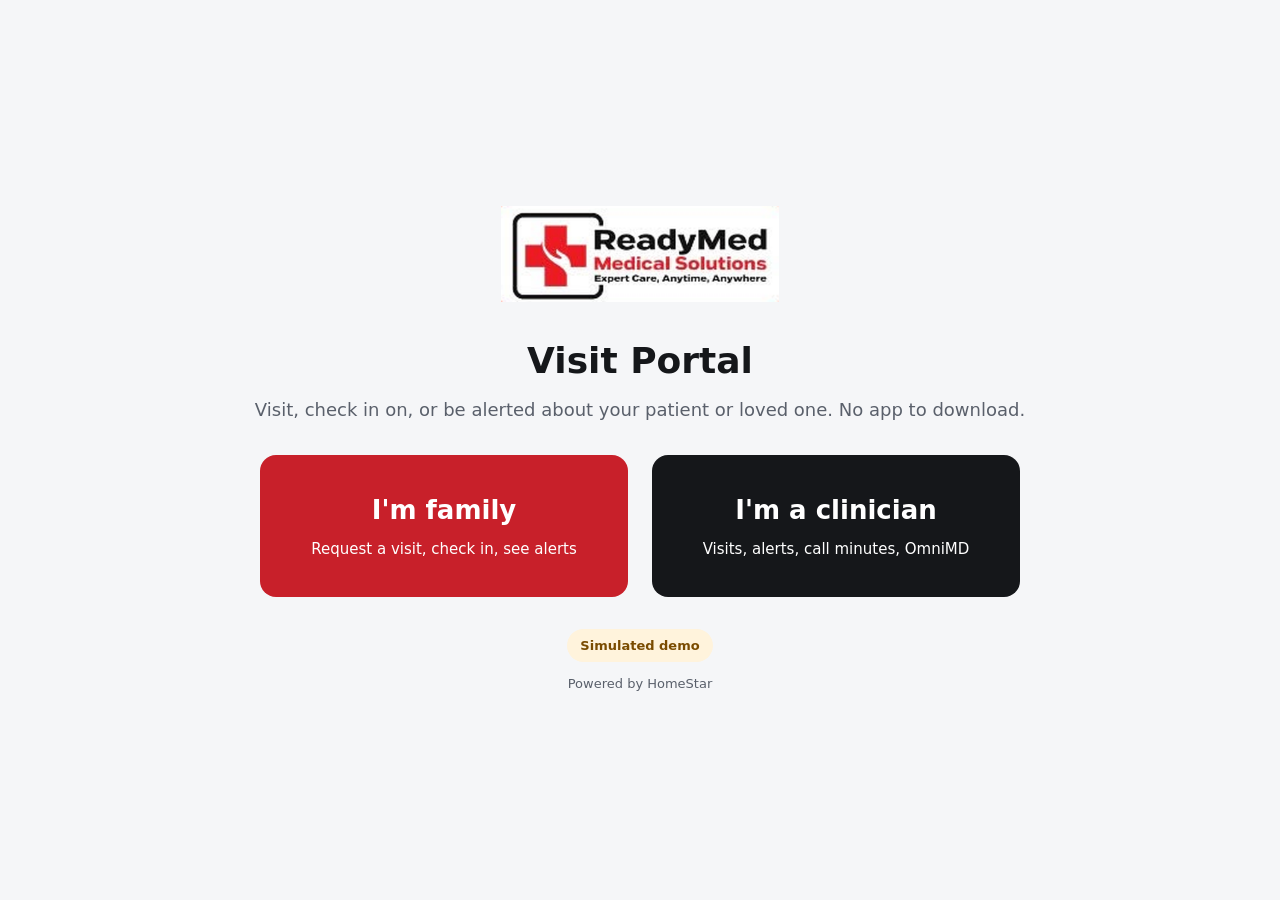
<file: index.html>
<!doctype html>
<html lang="en">
<head>
<meta charset="utf-8">
<meta name="viewport" content="width=device-width, initial-scale=1">
<title>Visit Portal | ReadyMed x HomeStar</title>
<meta name="description" content="ReadyMed Visit Portal, powered by HomeStar. Pilot demo with simulated data.">
<link rel="stylesheet" href="style.css">
</head>
<body>
<main class="landing">
  <img src="readymed_logo.png" alt="ReadyMed Medical Solutions">
  <div>
    <h1>Visit Portal</h1>
    <p>Visit, check in on, or be alerted about your patient or loved one. No app to download.</p>
  </div>
  <div class="bigbtns">
    <a class="bigbtn red" href="family.html"><b>I'm family</b><span>Request a visit, check in, see alerts</span></a>
    <a class="bigbtn black" href="clinician.html"><b>I'm a clinician</b><span>Visits, alerts, call minutes, OmniMD</span></a>
  </div>
  <div class="small muted">
    <span class="pill demo">Simulated demo</span>
    <div style="margin-top:12px">Powered by HomeStar</div>
  </div>
</main>
</body>
</html>
</file>
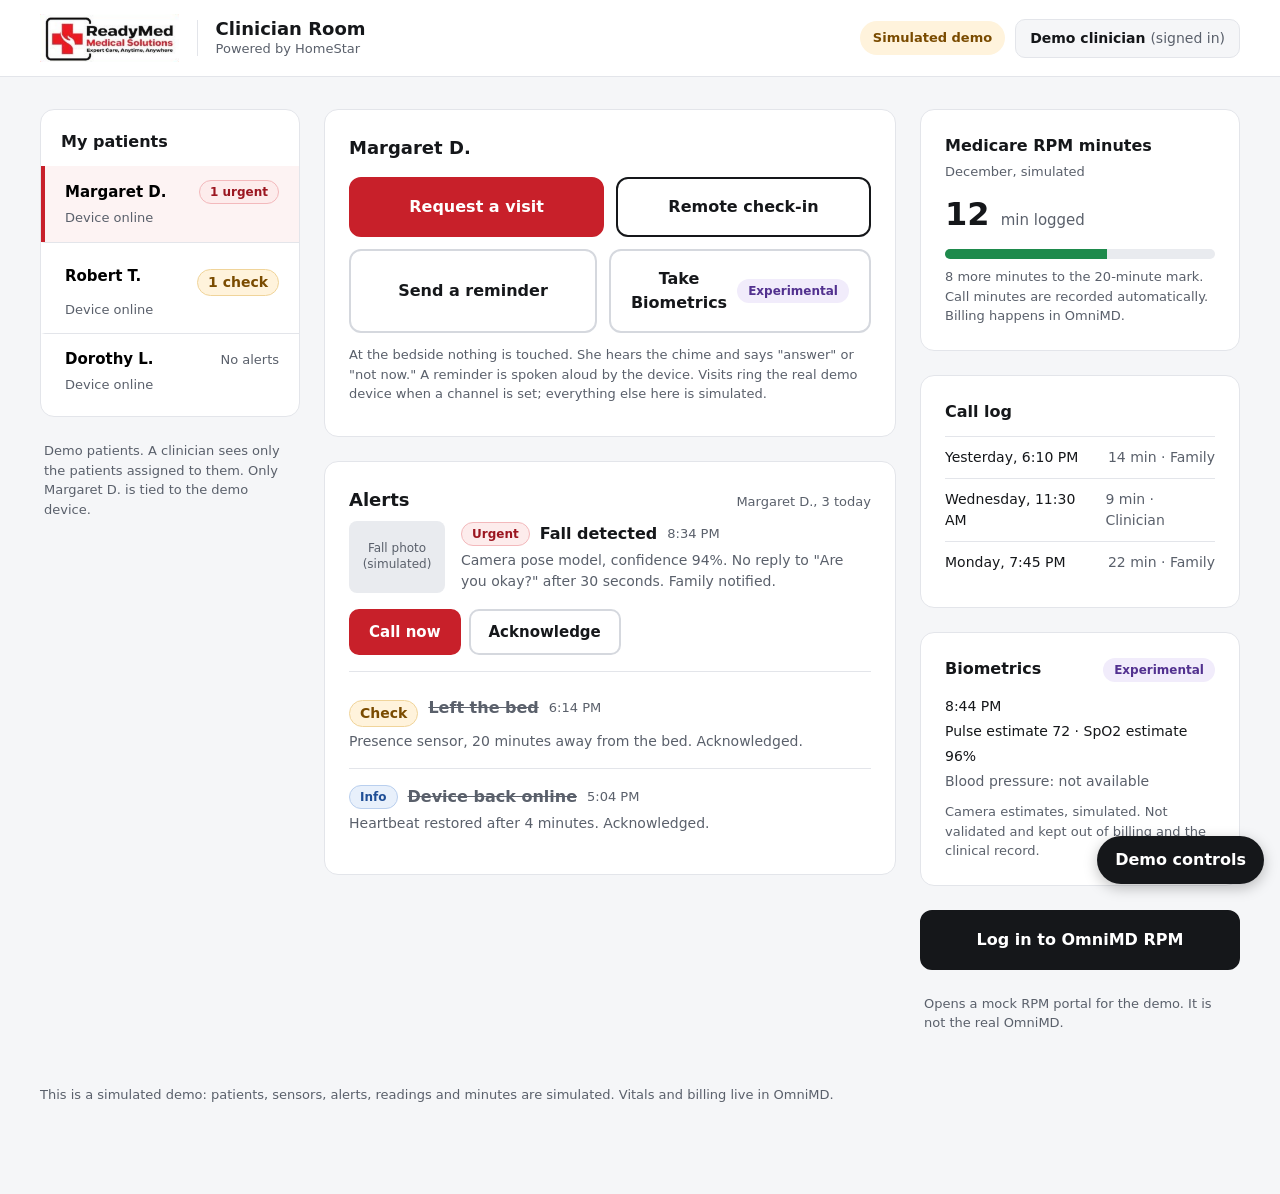
<file: clinician.html>
<!doctype html>
<html lang="en">
<head>
<meta charset="utf-8">
<meta name="viewport" content="width=device-width, initial-scale=1">
<title>Clinician Room | ReadyMed Visit Portal</title>
<link rel="stylesheet" href="style.css">
</head>
<body data-page="clinician">
<header class="topbar">
  <div class="brand">
    <a href="index.html" aria-label="Back to the portal home"><img src="readymed_logo.png" alt="ReadyMed Medical Solutions"></a>
    <div class="divider"></div>
    <div><div class="title">Clinician Room</div><div class="sub">Powered by HomeStar</div></div>
  </div>
  <div class="right">
    <span class="pill demo">Simulated demo</span>
    <div class="chip">Demo clinician <span>(signed in)</span></div>
  </div>
</header>

<main>
  <div class="col list">
    <section class="card patients" id="patients" aria-label="My patients"></section>
    <div class="note" style="padding:0 4px">Demo patients. A clinician sees only the patients assigned to them. Only Margaret D. is tied to the demo device.</div>
  </div>

  <div class="col main">
    <div id="incoming" aria-live="assertive"></div>
    <div id="visit-live" aria-live="polite"></div>

    <section class="card" aria-labelledby="sel-h">
      <h2 id="sel-h"><span id="sel-name">Margaret D.</span></h2>
      <div class="actions" style="gap:12px">
        <button class="btn primary" style="flex:1 1 180px" data-action="request-visit" type="button">Request a visit</button>
        <button class="btn outline" style="flex:1 1 180px" data-action="checkin" type="button">Remote check-in</button>
        <button class="btn" style="flex:1 1 180px" data-action="reminder-open" type="button">Send a reminder</button>
        <button class="btn" style="flex:1 1 180px" data-action="biometrics" type="button">Take Biometrics <span class="pill exp">Experimental</span></button>
      </div>
      <div id="reminder-box" hidden style="margin-top:16px">
        <label for="reminder-text" class="small" style="font-weight:600;display:block;margin-bottom:6px">What should the device say?</label>
        <div style="display:flex;gap:8px;flex-wrap:wrap">
          <input id="reminder-text" type="text" maxlength="140" style="flex:1 1 260px;padding:12px;border:1px solid var(--border-strong);border-radius:10px;font:inherit" value="It's time for your afternoon medication.">
          <button class="btn primary small" data-action="reminder-send" type="button">Send</button>
        </div>
      </div>
      <div class="note" style="margin-top:12px">At the bedside nothing is touched. She hears the chime and says "answer" or "not now." A reminder is spoken aloud by the device. Visits ring the real demo device when a channel is set; everything else here is simulated.</div>
      <div id="action-result" class="status-line" aria-live="polite"></div>
    </section>

    <section class="card" aria-labelledby="alerts-h">
      <div class="row-between" style="margin-bottom:8px">
        <h2 id="alerts-h" style="margin:0">Alerts</h2>
        <div class="small muted" id="alerts-count"></div>
      </div>
      <div id="alerts"></div>
    </section>
  </div>

  <div class="col side">
    <section class="card" id="minutes"></section>
    <section class="card" id="calllog"></section>
    <section class="card" id="bio"></section>
    <a class="btn dark" href="omnimd-demo.html" target="_blank" rel="noopener">Log in to OmniMD RPM</a>
    <div class="note" style="padding:0 4px">Opens a mock RPM portal for the demo. It is not the real OmniMD.</div>
  </div>
</main>

<footer>
  This is a simulated demo: patients, sensors, alerts, readings and minutes are simulated. Vitals and billing live in OmniMD.
</footer>

<script src="app.js"></script>
</body>
</html>
</file>
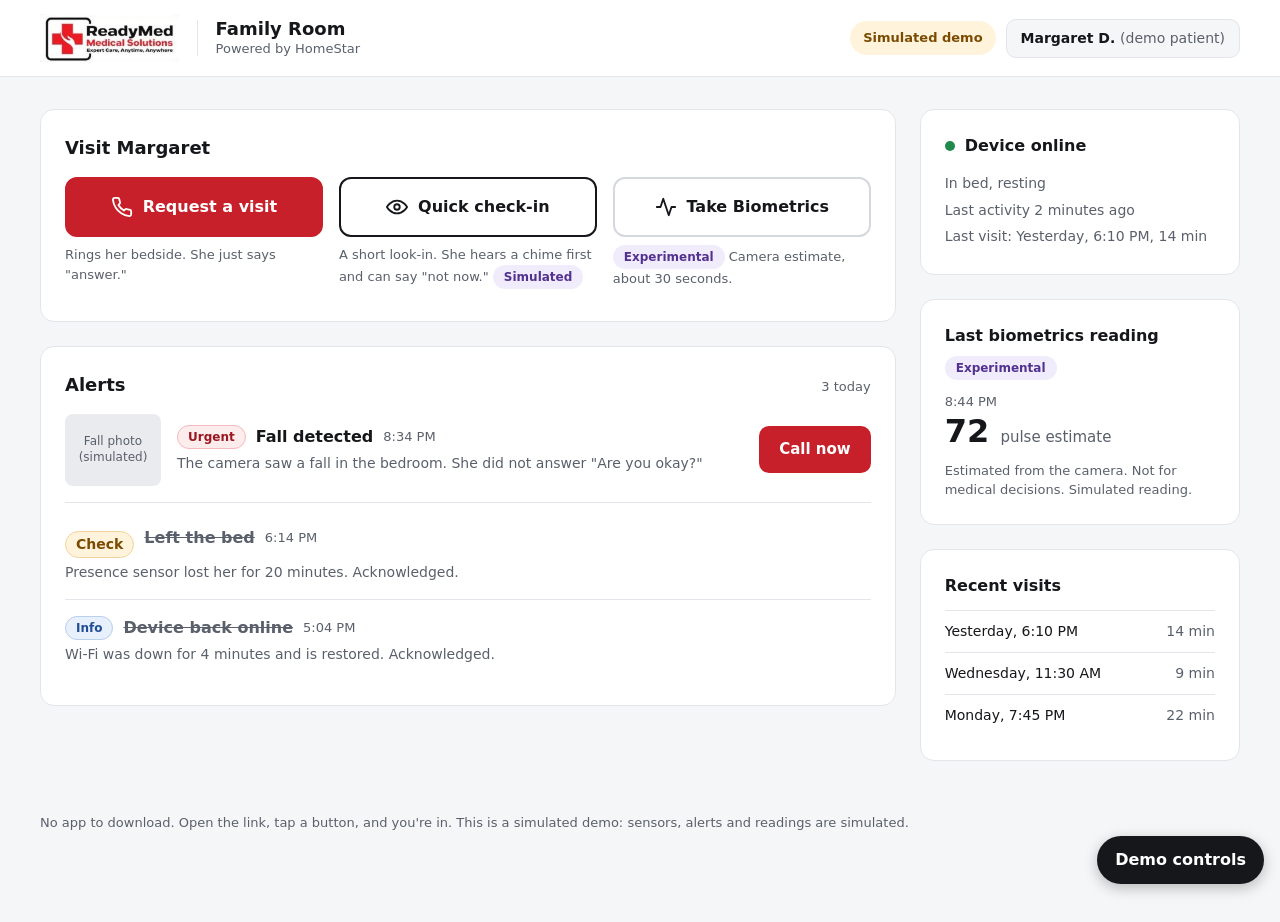
<file: family.html>
<!doctype html>
<html lang="en">
<head>
<meta charset="utf-8">
<meta name="viewport" content="width=device-width, initial-scale=1">
<title>Family Room | ReadyMed Visit Portal</title>
<link rel="stylesheet" href="style.css">
</head>
<body data-page="family">
<header class="topbar">
  <div class="brand">
    <a href="index.html" aria-label="Back to the portal home"><img src="readymed_logo.png" alt="ReadyMed Medical Solutions"></a>
    <div class="divider"></div>
    <div><div class="title">Family Room</div><div class="sub">Powered by HomeStar</div></div>
  </div>
  <div class="right">
    <span class="pill demo">Simulated demo</span>
    <div class="chip">Margaret D. <span>(demo patient)</span></div>
  </div>
</header>

<main>
  <div class="col main">
    <div id="incoming" aria-live="assertive"></div>
    <div id="visit-live" aria-live="polite"></div>

    <section class="card" aria-labelledby="visit-h">
      <h2 id="visit-h">Visit Margaret</h2>
      <div class="actions">
        <div class="action">
          <button class="btn primary" data-action="request-visit" type="button">
            <svg aria-hidden="true" width="22" height="22" viewBox="0 0 24 24" fill="none" stroke="#fff" stroke-width="2" stroke-linecap="round" stroke-linejoin="round"><path d="M22 16.9v3a2 2 0 0 1-2.2 2 19.8 19.8 0 0 1-8.6-3.1 19.5 19.5 0 0 1-6-6A19.8 19.8 0 0 1 2.1 4.2 2 2 0 0 1 4.1 2h3a2 2 0 0 1 2 1.7c.1 1 .4 1.9.7 2.8a2 2 0 0 1-.5 2.1L8.1 9.9a16 16 0 0 0 6 6l1.3-1.3a2 2 0 0 1 2.1-.4c.9.3 1.8.6 2.8.7a2 2 0 0 1 1.7 2z"/></svg>
            Request a visit
          </button>
          <div class="note">Rings her bedside. She just says "answer."</div>
        </div>
        <div class="action">
          <button class="btn outline" data-action="checkin" type="button">
            <svg aria-hidden="true" width="22" height="22" viewBox="0 0 24 24" fill="none" stroke="#15171A" stroke-width="2" stroke-linecap="round" stroke-linejoin="round"><path d="M1 12s4-7 11-7 11 7 11 7-4 7-11 7S1 12 1 12z"/><circle cx="12" cy="12" r="3"/></svg>
            Quick check-in
          </button>
          <div class="note">A short look-in. She hears a chime first and can say "not now." <span class="pill exp">Simulated</span></div>
        </div>
        <div class="action">
          <button class="btn" data-action="biometrics" type="button">
            <svg aria-hidden="true" width="22" height="22" viewBox="0 0 24 24" fill="none" stroke="#15171A" stroke-width="2" stroke-linecap="round" stroke-linejoin="round"><path d="M22 12h-4l-3 9L9 3l-3 9H2"/></svg>
            Take Biometrics
          </button>
          <div class="note"><span class="pill exp">Experimental</span> Camera estimate, about 30 seconds.</div>
        </div>
      </div>
      <div id="action-result" class="status-line" aria-live="polite"></div>
    </section>

    <section class="card" aria-labelledby="alerts-h">
      <div class="row-between" style="margin-bottom:16px">
        <h2 id="alerts-h" style="margin:0">Alerts</h2>
        <div class="small muted" id="alerts-count"></div>
      </div>
      <div id="alerts"></div>
    </section>
  </div>

  <div class="col side">
    <section class="card" id="status"></section>
    <section class="card" id="bio"></section>
    <section class="card" id="visits"></section>
  </div>
</main>

<footer>
  No app to download. Open the link, tap a button, and you're in. This is a simulated demo: sensors, alerts and readings are simulated.
</footer>

<script src="app.js"></script>
</body>
</html>
</file>
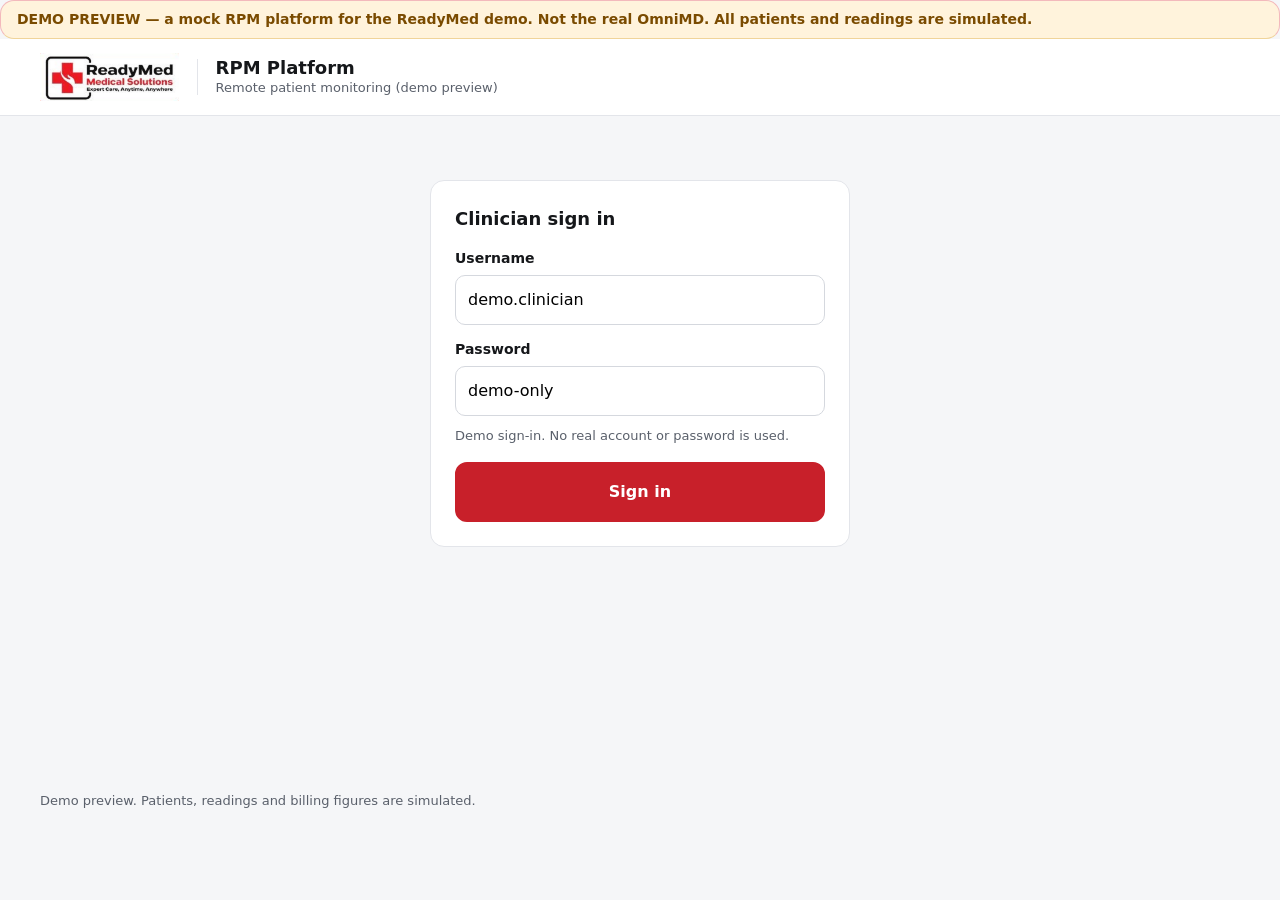
<file: omnimd-demo.html>
<!doctype html>
<html lang="en">
<head>
<meta charset="utf-8">
<meta name="viewport" content="width=device-width, initial-scale=1">
<title>RPM Platform (Demo Preview) | ReadyMed Visit Portal</title>
<link rel="stylesheet" href="style.css">
<style>
  [hidden] { display: none !important; }
  .banner { background: var(--check-bg); color: var(--check-fg); border-bottom: 1px solid var(--check-bd); text-align: center; padding: 8px 16px; font-weight: 600; font-size: 14px; }
  .wrap { width: 100%; max-width: 1000px; margin: 0 auto; padding: 24px 16px 40px; flex: 1; }
  .login { max-width: 420px; margin: 40px auto; }
  .login label { display: block; font-weight: 600; font-size: 14px; margin: 14px 0 6px; }
  .login input { width: 100%; padding: 12px; border: 1px solid var(--border-strong); border-radius: 10px; font: inherit; }
  table { width: 100%; border-collapse: collapse; font-size: 15px; }
  th, td { text-align: left; padding: 10px 8px; border-bottom: 1px solid var(--border); }
  th { font-size: 13px; color: var(--muted); font-weight: 600; }
  .grid { display: grid; grid-template-columns: repeat(auto-fit, minmax(200px, 1fr)); gap: 16px; margin-bottom: 16px; }
  .stat { font-size: 32px; font-weight: 800; line-height: 1.1; }
  .stat small { font-size: 14px; font-weight: 600; color: var(--muted); }
  .tick { color: var(--green); font-weight: 700; }
</style>
</head>
<body>
<div class="banner">DEMO PREVIEW &mdash; a mock RPM platform for the ReadyMed demo. Not the real OmniMD. All patients and readings are simulated.</div>
<header class="topbar">
  <div class="brand">
    <a href="clinician.html" aria-label="Back to the Clinician Room"><img src="readymed_logo.png" alt="ReadyMed Medical Solutions"></a>
    <div class="divider"></div>
    <div><div class="title">RPM Platform</div><div class="sub">Remote patient monitoring (demo preview)</div></div>
  </div>
  <div class="right" id="who" hidden>
    <div class="chip">Demo clinician <span>(signed in)</span></div>
    <button class="btn small" id="signout" type="button">Sign out</button>
  </div>
</header>

<div class="wrap">
  <section class="card login" id="login" aria-labelledby="lg-h">
    <h2 id="lg-h">Clinician sign in</h2>
    <form id="lg-form">
      <label for="u">Username</label>
      <input id="u" type="text" value="demo.clinician" autocomplete="off">
      <label for="pw">Password</label>
      <input id="pw" type="text" value="demo-only" autocomplete="off">
      <div class="note" style="margin:10px 0 16px">Demo sign-in. No real account or password is used.</div>
      <button class="btn primary" style="width:100%" type="submit">Sign in</button>
    </form>
  </section>

  <div id="app" hidden>
    <h2 style="margin:0 0 4px;font-size:22px">Margaret D.</h2>
    <div class="small muted" style="margin-bottom:16px">Remote monitoring &middot; enrolled via HomeStar Hub</div>

    <div class="grid">
      <section class="card"><h3>Blood pressure</h3><div class="stat">118/76 <small>mmHg</small></div><div class="small muted">From the Bluetooth cuff, via HomeStar</div></section>
      <section class="card"><h3>Pulse</h3><div class="stat">72 <small>bpm</small></div><div class="small muted">From the Bluetooth cuff</div></section>
      <section class="card"><h3>Monitoring this month</h3><div class="stat">21 <small>days (goal: 16)</small></div><div class="small muted"><span class="tick">Reading-day goal met</span></div></section>
    </div>

    <section class="card" style="margin-bottom:16px">
      <h3>Recent readings</h3>
      <table>
        <thead><tr><th>Date</th><th>Blood pressure</th><th>Pulse</th><th>Source</th></tr></thead>
        <tbody>
          <tr><td>Today</td><td>118/76</td><td>72</td><td>Bluetooth cuff</td></tr>
          <tr><td>Yesterday</td><td>122/80</td><td>75</td><td>Bluetooth cuff</td></tr>
          <tr><td>2 days ago</td><td>120/78</td><td>70</td><td>Bluetooth cuff</td></tr>
          <tr><td>3 days ago</td><td>126/82</td><td>78</td><td>Bluetooth cuff</td></tr>
        </tbody>
      </table>
    </section>

    <section class="card">
      <h3>Billing summary</h3>
      <table>
        <thead><tr><th>Item</th><th>This month</th></tr></thead>
        <tbody>
          <tr><td>Days with readings</td><td>21</td></tr>
          <tr><td>Clinician time (video visits)</td><td>12 min</td></tr>
          <tr><td>Status</td><td>Ready for review</td></tr>
        </tbody>
      </table>
      <div class="note" style="margin-top:10px">Simulated figures for the demo. Camera-based biometrics estimates are experimental and are not shown here or used for billing.</div>
    </section>
  </div>
</div>

<footer>Demo preview. Patients, readings and billing figures are simulated.</footer>

<script>
(function () {
  var login = document.getElementById('login'), app = document.getElementById('app'), who = document.getElementById('who');
  function show(on) { login.hidden = on; app.hidden = !on; who.hidden = !on; }
  document.getElementById('lg-form').addEventListener('submit', function (e) { e.preventDefault(); show(true); });
  document.getElementById('signout').addEventListener('click', function () { show(false); });
})();
</script>
</body>
</html>
</file>
<file: style.css>
/* HomeStar x ReadyMed Visit Portal - demo styles */
:root {
  --ink: #15171A;
  --red: #C8202A;
  --red-dark: #A81A23;
  --page: #F5F6F8;
  --card: #FFFFFF;
  --border: #E3E5EA;
  --border-strong: #D5D8DE;
  --muted: #5A606B;
  --green: #1E8A4C;
  --urgent-bg: #FDECEC; --urgent-fg: #9B1620; --urgent-bd: #F3B9BC;
  --check-bg: #FFF3DC;  --check-fg: #7A4B00;  --check-bd: #F0D49A;
  --info-bg: #E8F0FB;   --info-fg: #1F4E96;   --info-bd: #B9CFEE;
  --exp-bg: #F1ECFB;    --exp-fg: #52318F;
  --radius: 14px;
}
* { box-sizing: border-box; }
html { -webkit-text-size-adjust: 100%; }
body {
  margin: 0; background: var(--page); color: var(--ink);
  font-family: Inter, system-ui, -apple-system, "Segoe UI", Roboto, Helvetica, Arial, sans-serif;
  font-size: 16px; line-height: 1.5; min-height: 100vh; display: flex; flex-direction: column;
}
button { font: inherit; cursor: pointer; }
button:focus-visible, a:focus-visible, input:focus-visible, select:focus-visible {
  outline: 3px solid #1F4E96; outline-offset: 2px;
}
.sr-only { position: absolute; width: 1px; height: 1px; overflow: hidden; clip: rect(0 0 0 0); white-space: nowrap; }

/* header */
.topbar {
  background: var(--card); border-bottom: 1px solid var(--border);
  padding: 14px clamp(16px, 4vw, 40px);
  display: flex; flex-wrap: wrap; align-items: center; justify-content: space-between; gap: 12px 16px;
}
.brand { display: flex; align-items: center; gap: 18px; min-width: 0; }
.brand img { height: 48px; width: auto; display: block; max-width: 60vw; }
.brand .divider { width: 1px; height: 36px; background: var(--border); }
.brand .title { font-size: 18px; font-weight: 700; line-height: 1.2; }
.brand .sub { font-size: 13px; color: var(--muted); line-height: 1.4; }
.topbar .right { display: flex; flex-wrap: wrap; align-items: center; gap: 10px; }
.chip { font-size: 14px; font-weight: 600; background: var(--page); border: 1px solid var(--border); padding: 8px 14px; border-radius: 10px; }
.chip span { font-weight: 400; color: var(--muted); }

/* pills */
.pill { display: inline-block; font-size: 12px; font-weight: 700; padding: 2px 10px; border-radius: 999px; border: 1px solid transparent; white-space: nowrap; }
.pill.urgent { background: var(--urgent-bg); color: var(--urgent-fg); border-color: var(--urgent-bd); }
.pill.check  { background: var(--check-bg);  color: var(--check-fg);  border-color: var(--check-bd); }
.pill.info   { background: var(--info-bg);   color: var(--info-fg);   border-color: var(--info-bd); }
.pill.exp    { background: var(--exp-bg);    color: var(--exp-fg); }
.pill.demo   { background: var(--check-bg);  color: var(--check-fg); font-size: 13px; font-weight: 600; padding: 6px 12px; }
.pill.live   { background: #E6F4EC; color: #17683A; border-color: #B7DEC6; }

/* layout */
main { flex: 1; padding: clamp(16px, 3vw, 32px) clamp(16px, 4vw, 40px); display: flex; flex-wrap: wrap; gap: 24px; align-items: flex-start; }
.col { min-width: 0; display: flex; flex-direction: column; gap: 24px; }
.col.main { flex: 999 1 560px; }
.col.side { flex: 1 1 320px; }
.col.list { flex: 1 1 260px; max-width: 100%; }
.card { background: var(--card); border: 1px solid var(--border); border-radius: var(--radius); padding: 24px; }
.card h2 { font-size: 18px; margin: 0 0 16px; font-weight: 700; }
.card h3 { font-size: 16px; margin: 0 0 12px; font-weight: 700; }
.row-between { display: flex; align-items: baseline; justify-content: space-between; gap: 8px; flex-wrap: wrap; }
.muted { color: var(--muted); }
.small { font-size: 13px; line-height: 1.5; }
.note { font-size: 13px; color: var(--muted); line-height: 1.5; }

/* buttons */
.btn { border-radius: 12px; font-weight: 700; padding: 16px 20px; min-height: 56px; border: 2px solid var(--border-strong); background: #fff; color: var(--ink); display: inline-flex; align-items: center; justify-content: center; gap: 10px; text-decoration: none; font-size: 16px; }
.btn:hover { border-color: var(--ink); }
.btn.primary { background: var(--red); border-color: var(--red); color: #fff; }
.btn.primary:hover { background: var(--red-dark); border-color: var(--red-dark); }
.btn.outline { border-color: var(--ink); }
.btn.dark { background: var(--ink); border-color: var(--ink); color: #fff; }
.btn.small { min-height: 44px; padding: 10px 18px; font-size: 15px; border-radius: 10px; }
.btn[disabled] { opacity: .55; cursor: not-allowed; }
.actions { display: flex; flex-wrap: wrap; gap: 16px; }
.action { flex: 1 1 220px; display: flex; flex-direction: column; gap: 8px; }
.action .btn { width: 100%; }

/* incoming call */
.banner { background: var(--urgent-bg); border: 1px solid var(--urgent-bd); border-radius: var(--radius); padding: 20px 24px; display: flex; flex-wrap: wrap; align-items: center; justify-content: space-between; gap: 16px; }
.banner .eyebrow { font-size: 13px; font-weight: 700; color: var(--urgent-fg); letter-spacing: .04em; text-transform: uppercase; }
.banner .big { font-size: 22px; font-weight: 700; line-height: 1.3; }
.banner .btns { display: flex; gap: 12px; flex-wrap: wrap; }
.banner.ok { background: #E6F4EC; border-color: #B7DEC6; }
.banner.ok .eyebrow { color: #17683A; }
.banner.plain { background: var(--info-bg); border-color: var(--info-bd); }
.banner.plain .eyebrow { color: var(--info-fg); }
.timer { font-variant-numeric: tabular-nums; font-size: 28px; font-weight: 700; }

/* alerts */
.alert { display: flex; flex-wrap: wrap; align-items: center; gap: 16px; padding: 16px 0; border-top: 1px solid var(--border); }
.alert:first-of-type { border-top: 0; padding-top: 0; }
.alert .body { flex: 1 1 260px; min-width: 0; }
.alert .head { display: flex; align-items: center; gap: 10px; flex-wrap: wrap; }
.alert .name { font-size: 16px; font-weight: 700; }
.alert .time { font-size: 13px; color: var(--muted); }
.alert .detail { font-size: 14px; color: var(--muted); line-height: 1.5; margin-top: 4px; }
.alert.done .name { text-decoration: line-through; color: var(--muted); }
.photo { width: 96px; height: 72px; background: #E9EBEF; border-radius: 8px; display: flex; align-items: center; justify-content: center; font-size: 12px; color: var(--muted); text-align: center; line-height: 1.3; }
.empty { color: var(--muted); font-size: 14px; padding: 8px 0; }

/* side cards */
.dot { width: 10px; height: 10px; border-radius: 999px; display: inline-block; background: var(--green); }
.dot.off { background: #B3B8C2; }
.kv { font-size: 14px; color: var(--muted); line-height: 1.9; }
.bigvalue { font-size: 32px; font-weight: 700; line-height: 1.3; }
.bigvalue small { font-size: 15px; font-weight: 500; color: var(--muted); }
.list-row { display: flex; justify-content: space-between; gap: 8px; font-size: 14px; padding: 10px 0; border-top: 1px solid var(--border); }
.bar { height: 10px; background: #E9EBEF; border-radius: 999px; margin: 14px 0 8px; overflow: hidden; }
.bar > div { height: 10px; background: var(--green); transition: width .4s; }

/* patient list (clinician) */
.patients { padding: 20px 0 8px; }
.patients h3 { padding: 0 20px 12px; margin: 0; }
.patient { display: block; width: 100%; text-align: left; background: transparent; border: 0; border-top: 1px solid var(--border); border-left: 4px solid transparent; padding: 14px 20px; }
.patient:first-of-type { border-top: 0; }
.patient.active { border-left-color: var(--red); background: #FDF3F3; }
.patient .top { display: flex; justify-content: space-between; align-items: center; gap: 8px; }
.patient .nm { font-size: 15px; font-weight: 700; }
.patient .st { font-size: 13px; color: var(--muted); margin-top: 4px; }

/* demo drawer */
.drawer-toggle { position: fixed; right: 16px; bottom: 16px; z-index: 20; background: var(--ink); color: #fff; border: 0; border-radius: 999px; padding: 12px 18px; font-weight: 700; box-shadow: 0 4px 14px rgba(0,0,0,.25); min-height: 48px; }
.drawer { position: fixed; right: 16px; bottom: 76px; z-index: 20; width: min(380px, calc(100vw - 32px)); max-height: calc(100vh - 100px); overflow: auto; background: #fff; border: 1px solid var(--border-strong); border-radius: var(--radius); padding: 18px; box-shadow: 0 10px 30px rgba(0,0,0,.25); }
.drawer[hidden] { display: none; }
.drawer h2 { font-size: 16px; margin: 0 0 4px; }
.drawer h3 { font-size: 13px; text-transform: uppercase; letter-spacing: .04em; color: var(--muted); margin: 16px 0 8px; }
.drawer label { display: block; font-size: 13px; font-weight: 600; margin: 10px 0 4px; }
.drawer input[type=text], .drawer input[type=url] { width: 100%; padding: 10px 12px; border: 1px solid var(--border-strong); border-radius: 8px; font: inherit; font-size: 15px; }
.simgrid { display: grid; grid-template-columns: 1fr 1fr; gap: 8px; }
.simgrid .btn { min-height: 44px; padding: 8px 10px; font-size: 14px; border-width: 1px; }
.check { display: flex; gap: 8px; align-items: center; font-size: 14px; margin-top: 12px; }
.status-line { font-size: 13px; margin-top: 8px; }

/* toast */
.toast { position: fixed; left: 50%; bottom: 84px; transform: translateX(-50%); background: var(--ink); color: #fff; padding: 12px 18px; border-radius: 10px; z-index: 30; max-width: calc(100vw - 32px); font-size: 15px; box-shadow: 0 6px 20px rgba(0,0,0,.3); }
.toast[hidden] { display: none; }

#incoming:empty, #visit-live:empty { display: none; }
footer { padding: 20px clamp(16px, 4vw, 40px) 88px; font-size: 13px; color: var(--muted); line-height: 1.6; }

/* landing */
.landing { flex: 1; display: flex; flex-direction: column; align-items: center; justify-content: center; text-align: center; gap: 32px; padding: 40px 20px; }
.landing img { height: 96px; width: auto; max-width: 90%; }
.landing h1 { font-size: clamp(28px, 6vw, 36px); margin: 0; }
.landing p { font-size: 18px; color: var(--muted); margin: 8px 0 0; }
.bigbtns { display: flex; flex-wrap: wrap; gap: 24px; justify-content: center; width: 100%; max-width: 760px; }
.bigbtn { flex: 1 1 300px; border-radius: 16px; padding: 36px 24px; min-height: 120px; text-decoration: none; color: #fff; display: flex; flex-direction: column; align-items: center; justify-content: center; gap: 8px; }
.bigbtn b { font-size: 26px; }
.bigbtn span { font-size: 15px; }
.bigbtn.red { background: var(--red); }
.bigbtn.black { background: var(--ink); }
.bigbtn:hover { filter: brightness(1.12); }

@media (max-width: 640px) {
  .card { padding: 18px; }
  .banner { padding: 16px; }
  .brand img { height: 40px; }
  .brand .divider { display: none; }
}
</file>
